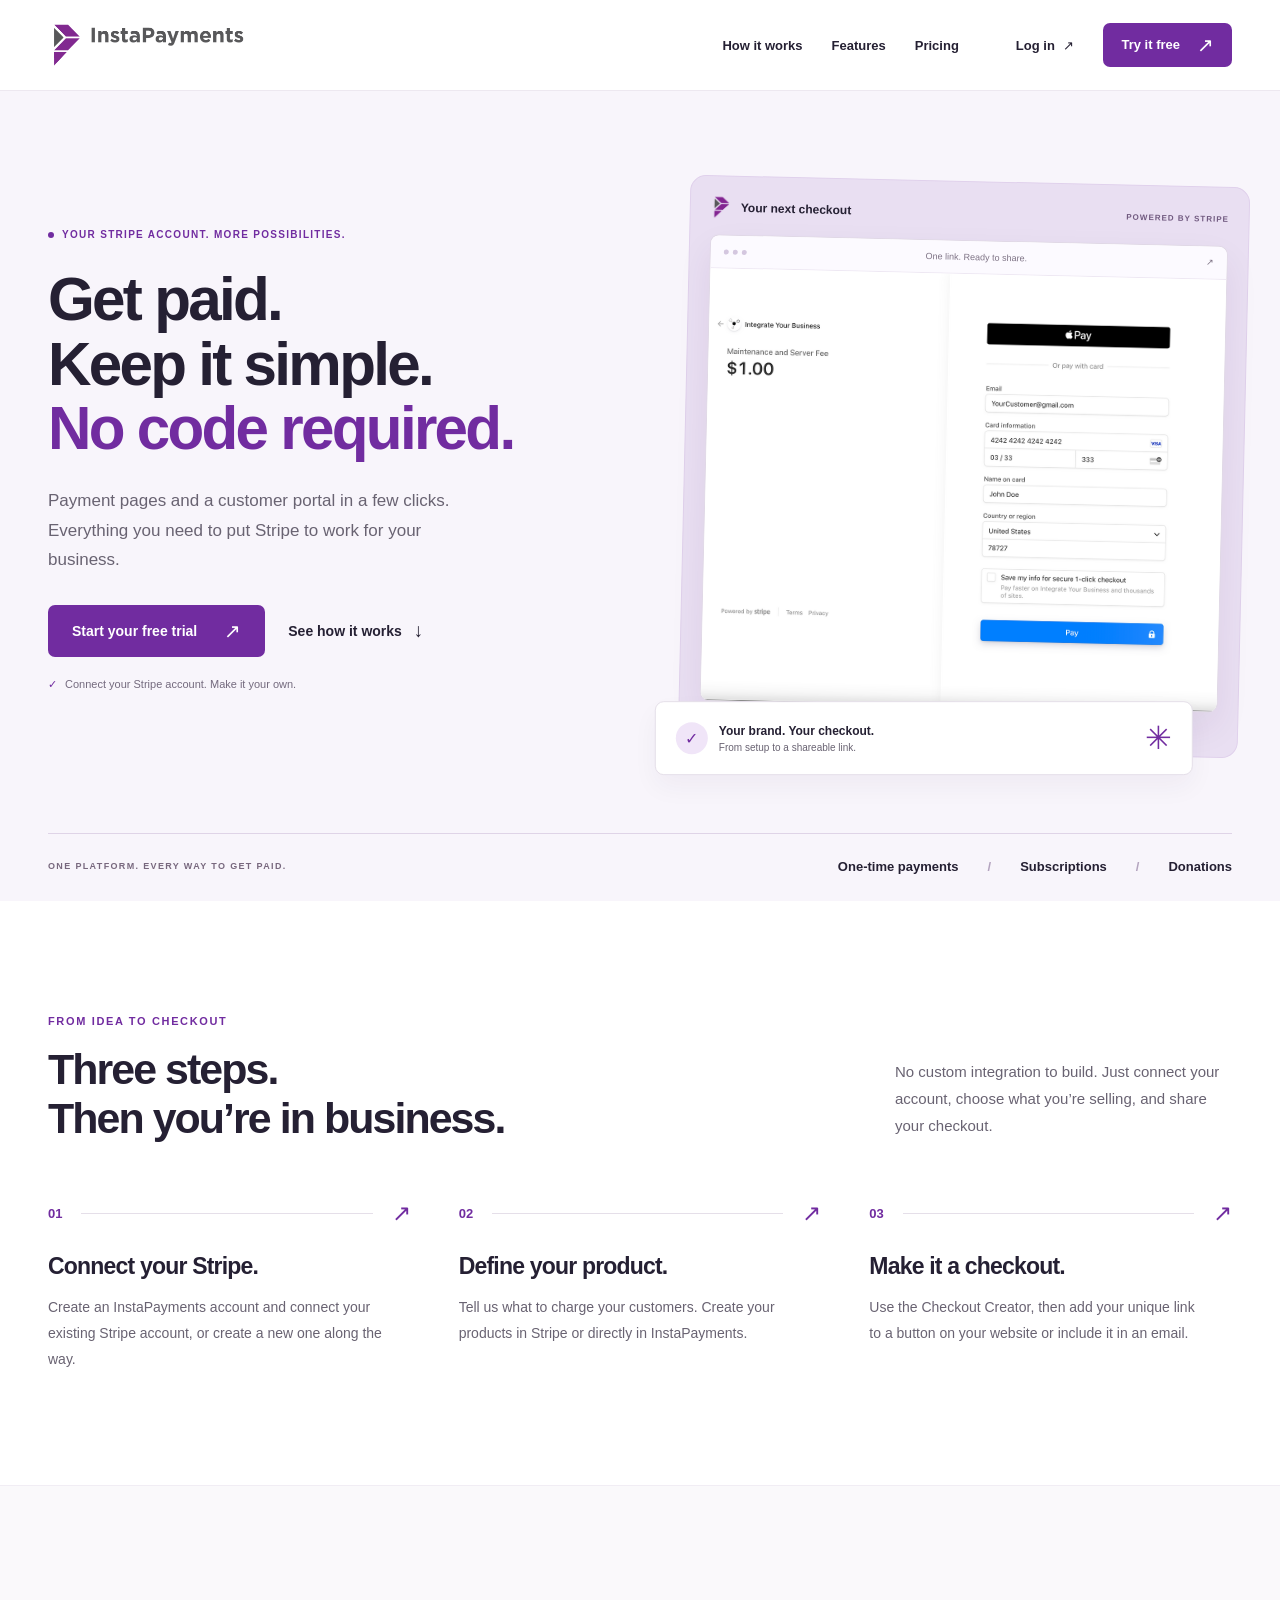
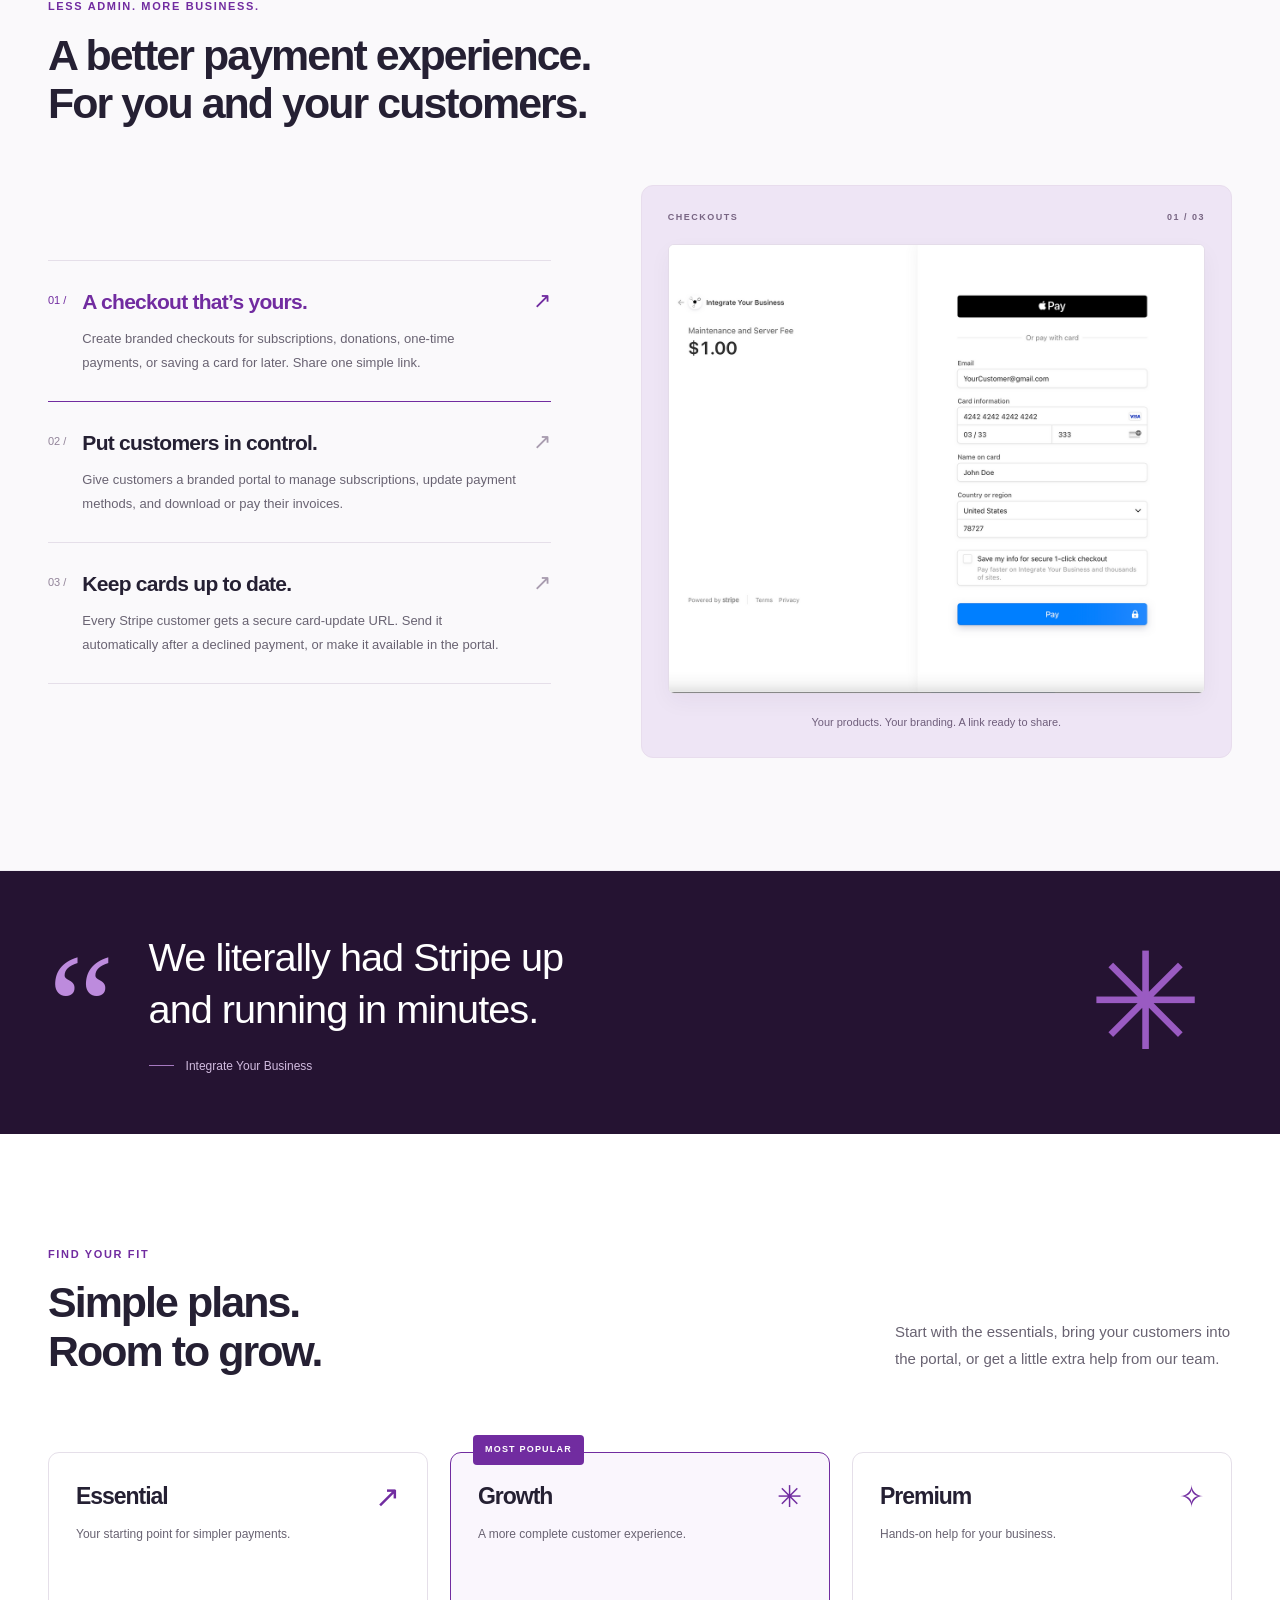
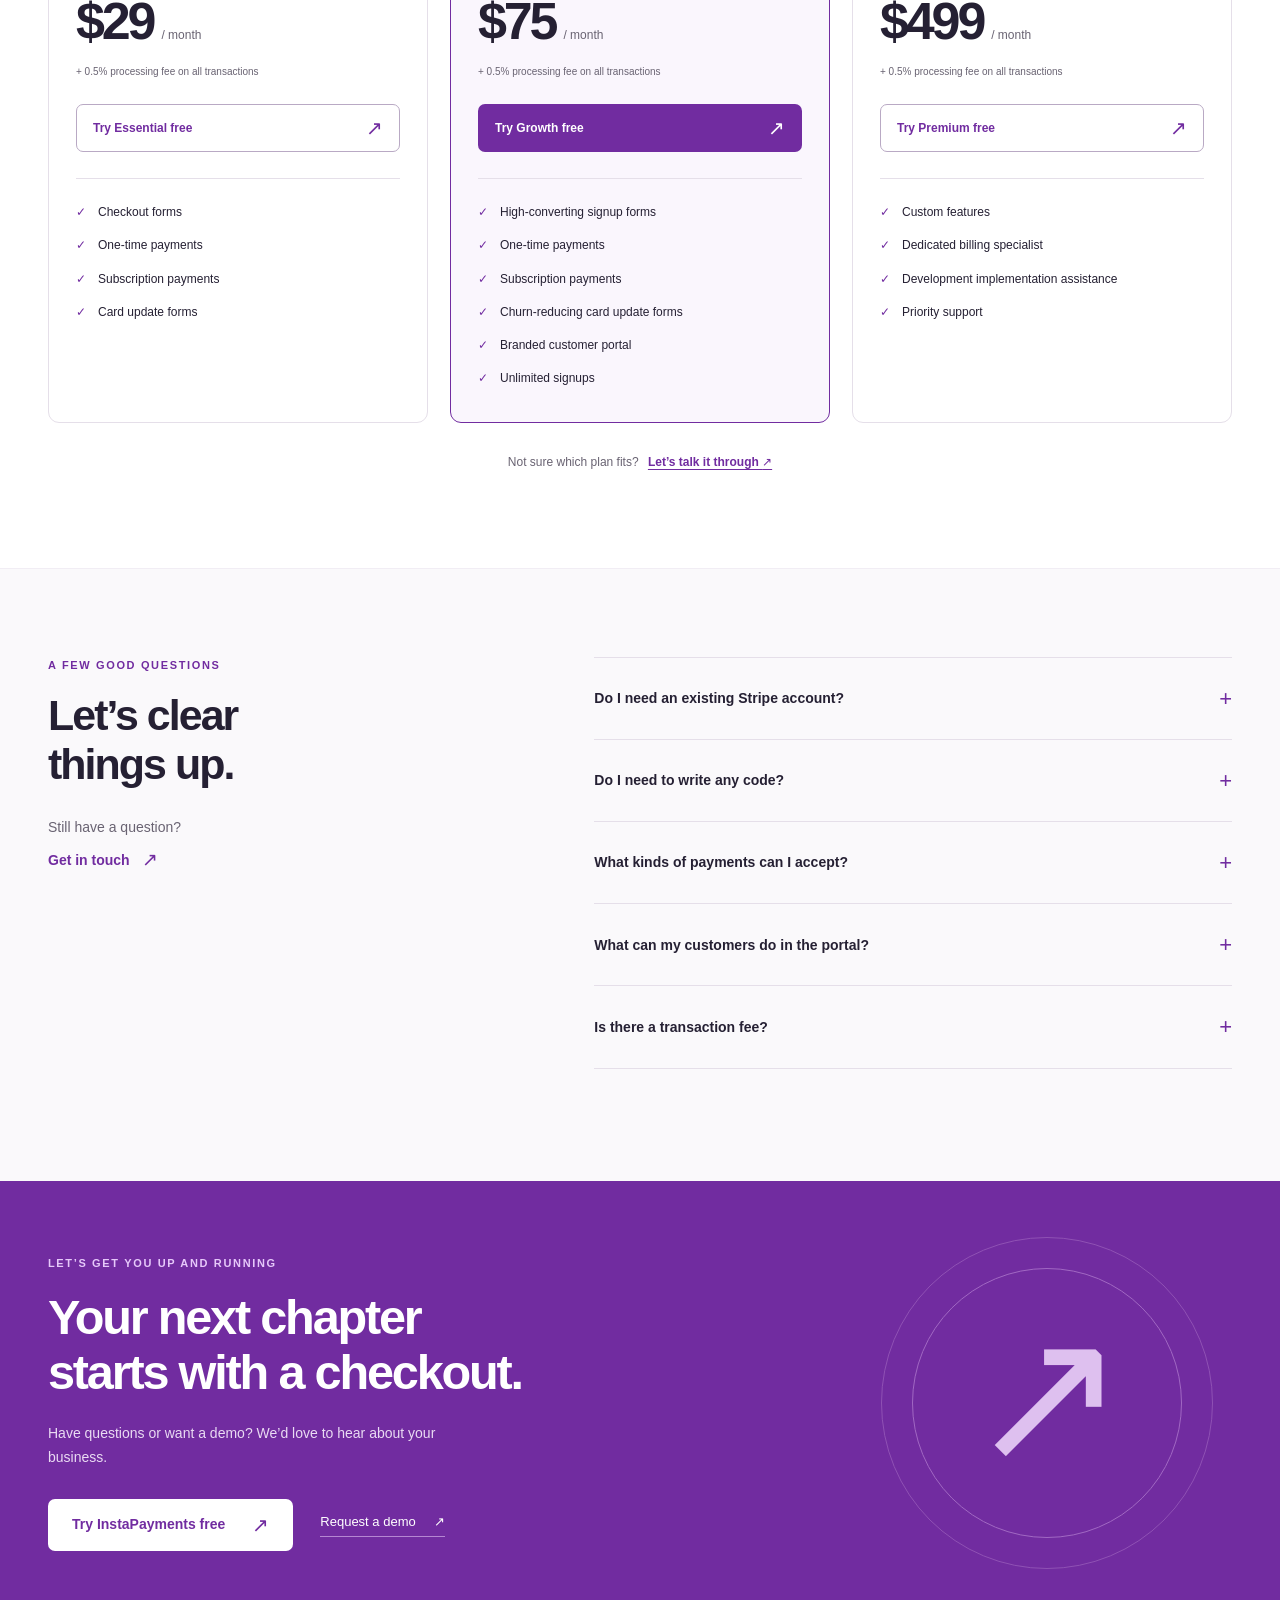
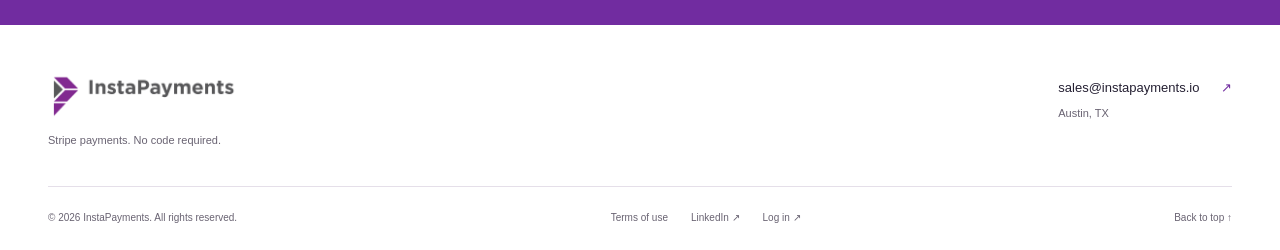
<file: site/index.html>
<!doctype html>
<html lang="en">
<head>
  <meta charset="utf-8">
  <meta name="viewport" content="width=device-width, initial-scale=1">
  <meta name="theme-color" content="#712ca0">
  <title>InstaPayments — Stripe payments. No code required.</title>
  <meta name="description" content="Create branded Stripe payment pages, give customers a billing portal, and simplify card updates. Get started with InstaPayments in three simple steps.">
  <meta property="og:type" content="website">
  <meta property="og:title" content="InstaPayments — Stripe payments. No code required.">
  <meta property="og:description" content="Payment pages and a customer portal in a few clicks. Put Stripe to work for your business with InstaPayments.">
  <link rel="icon" type="image/png" href="./assets/favicon.png">
  <link rel="stylesheet" href="./styles.css">
  <script src="./script.js" defer></script>
</head>
<body>
  <a class="skip-link" href="#main">Skip to content</a>
  <header class="site-header">
    <div class="container header-inner">
      <a class="brand" href="#" aria-label="InstaPayments home"><img src="./assets/logo.png" alt="InstaPayments" width="400" height="107"></a>
      <button class="menu-toggle" type="button" aria-expanded="false" aria-controls="main-navigation"><span>Menu</span><span class="menu-icon" aria-hidden="true"></span></button>
      <nav class="navigation" id="main-navigation" aria-label="Main navigation">
        <a href="#how-it-works">How it works</a>
        <a href="#features">Features</a>
        <a href="#pricing">Pricing</a>
        <a class="login-link" href="https://orgs.instapayments.io/login">Log in <span aria-hidden="true">↗</span></a>
        <a class="button button-small" href="https://orgs.instapayments.io/register3">Try it free <span aria-hidden="true">↗</span></a>
      </nav>
    </div>
  </header>

  <main id="main">
    <section class="hero" aria-labelledby="hero-heading">
      <div class="container hero-grid">
        <div class="hero-copy">
          <p class="eyebrow"><span class="status-dot" aria-hidden="true"></span> YOUR STRIPE ACCOUNT. MORE POSSIBILITIES.</p>
          <h1 id="hero-heading">Get paid.<br>Keep it simple.<br><span>No code required.</span></h1>
          <p class="hero-description">Payment pages and a customer portal in a few clicks. Everything you need to put Stripe to work for your business.</p>
          <div class="hero-actions"><a class="button" href="https://orgs.instapayments.io/register3">Start your free trial <span aria-hidden="true">↗</span></a><a class="text-link" href="#how-it-works">See how it works <span aria-hidden="true">↓</span></a></div>
          <p class="hero-note"><span aria-hidden="true">✓</span> Connect your Stripe account. Make it your own.</p>
        </div>
        <div class="hero-visual">
          <div class="visual-heading"><span class="mini-brand"><img src="./assets/favicon.png" width="24" height="24" alt=""> Your next checkout</span><span class="visual-tag">POWERED BY STRIPE</span></div>
          <div class="product-window">
            <div class="window-bar" aria-hidden="true"><span class="window-dots"><i></i><i></i><i></i></span><span>One link. Ready to share.</span><span>↗</span></div>
            <img class="hero-screenshot" src="./assets/checkout.png" alt="Example Stripe checkout with one-time payment details and card and Apple Pay options" width="1248" height="1044" fetchpriority="high">
          </div>
          <div class="floating-note"><span class="check-circle" aria-hidden="true">✓</span><div><strong>Your brand. Your checkout.</strong><span>From setup to a shareable link.</span></div><span class="spark" aria-hidden="true">✳</span></div>
        </div>
      </div>
      <div class="container hero-footer"><span>ONE PLATFORM. EVERY WAY TO GET PAID.</span><div><span>One-time payments</span><i aria-hidden="true">/</i><span>Subscriptions</span><i aria-hidden="true">/</i><span>Donations</span></div></div>
    </section>

    <section class="section steps-section" id="how-it-works" aria-labelledby="steps-heading">
      <div class="container">
        <div class="section-heading"><div><p class="eyebrow">FROM IDEA TO CHECKOUT</p><h2 id="steps-heading">Three steps.<br>Then you’re in business.</h2></div><p>No custom integration to build. Just connect your account, choose what you’re selling, and share your checkout.</p></div>
        <div class="steps">
          <article class="step"><div class="step-top"><span>01</span><span class="step-line" aria-hidden="true"></span><span aria-hidden="true">↗</span></div><h3>Connect your Stripe.</h3><p>Create an InstaPayments account and connect your existing Stripe account, or create a new one along the way.</p></article>
          <article class="step"><div class="step-top"><span>02</span><span class="step-line" aria-hidden="true"></span><span aria-hidden="true">↗</span></div><h3>Define your product.</h3><p>Tell us what to charge your customers. Create your products in Stripe or directly in InstaPayments.</p></article>
          <article class="step"><div class="step-top"><span>03</span><span class="step-line" aria-hidden="true"></span><span aria-hidden="true">↗</span></div><h3>Make it a checkout.</h3><p>Use the Checkout Creator, then add your unique link to a button on your website or include it in an email.</p></article>
        </div>
      </div>
    </section>

    <section class="section features-section" id="features" aria-labelledby="features-heading">
      <div class="container">
        <div class="section-heading"><div><p class="eyebrow">LESS ADMIN. MORE BUSINESS.</p><h2 id="features-heading">A better payment experience.<br>For you and your customers.</h2></div></div>
        <div class="feature-layout">
          <div class="feature-options" role="tablist" aria-label="Explore InstaPayments features" aria-orientation="vertical">
            <button class="feature-option" id="tab-checkout" type="button" role="tab" aria-selected="true" aria-controls="panel-checkout" tabindex="0"><span class="feature-number">01 /</span><span class="feature-text"><strong>A checkout that’s yours.</strong><span>Create branded checkouts for subscriptions, donations, one-time payments, or saving a card for later. Share one simple link.</span></span><span class="feature-arrow" aria-hidden="true">↗</span></button>
            <button class="feature-option" id="tab-portal" type="button" role="tab" aria-selected="false" aria-controls="panel-portal" tabindex="-1"><span class="feature-number">02 /</span><span class="feature-text"><strong>Put customers in control.</strong><span>Give customers a branded portal to manage subscriptions, update payment methods, and download or pay their invoices.</span></span><span class="feature-arrow" aria-hidden="true">↗</span></button>
            <button class="feature-option" id="tab-card" type="button" role="tab" aria-selected="false" aria-controls="panel-card" tabindex="-1"><span class="feature-number">03 /</span><span class="feature-text"><strong>Keep cards up to date.</strong><span>Every Stripe customer gets a secure card-update URL. Send it automatically after a declined payment, or make it available in the portal.</span></span><span class="feature-arrow" aria-hidden="true">↗</span></button>
          </div>
          <div class="feature-preview">
            <figure id="panel-checkout" class="feature-panel" role="tabpanel" aria-labelledby="tab-checkout" tabindex="0"><div class="preview-label"><span>CHECKOUTS</span><span aria-hidden="true">01 / 03</span></div><img src="./assets/checkout.png" alt="Existing InstaPayments checkout example, with payment details on the left and payment form on the right" width="1248" height="1044" loading="lazy"><figcaption>Your products. Your branding. A link ready to share.</figcaption></figure>
            <figure id="panel-portal" class="feature-panel" role="tabpanel" aria-labelledby="tab-portal" tabindex="0" hidden><div class="preview-label"><span>CUSTOMER PORTAL</span><span aria-hidden="true">02 / 03</span></div><img src="./assets/billing-portal.png" alt="Existing customer billing portal showing account and billing management" width="1248" height="1044" loading="lazy"><figcaption>Give customers a place to take care of their billing.</figcaption></figure>
            <figure id="panel-card" class="feature-panel" role="tabpanel" aria-labelledby="tab-card" tabindex="0" hidden><div class="preview-label"><span>CARD UPDATES</span><span aria-hidden="true">03 / 03</span></div><img src="./assets/card-update.png" alt="Existing secure card update form for a Stripe customer" width="1248" height="1044" loading="lazy"><figcaption>A simple way to keep payment details current.</figcaption></figure>
          </div>
        </div>
      </div>
    </section>

    <section class="testimonial" aria-label="Customer testimonial"><div class="container testimonial-inner"><span class="quote-mark" aria-hidden="true">“</span><figure><blockquote>We literally had Stripe up<br class="desktop-break"> and running in minutes.</blockquote><figcaption><span class="attribution-line" aria-hidden="true"></span> Integrate Your Business</figcaption></figure><span class="testimonial-star" aria-hidden="true">✳</span></div></section>

    <section class="section pricing-section" id="pricing" aria-labelledby="pricing-heading">
      <div class="container">
        <div class="section-heading"><div><p class="eyebrow">FIND YOUR FIT</p><h2 id="pricing-heading">Simple plans.<br>Room to grow.</h2></div><p>Start with the essentials, bring your customers into the portal, or get a little extra help from our team.</p></div>
        <div class="pricing-grid">
          <article class="price-card"><div class="plan-heading"><h3>Essential</h3><span class="plan-symbol" aria-hidden="true">↗</span></div><p class="plan-description">Your starting point for simpler payments.</p><p class="price"><span>$29</span><span>/ month</span></p><p class="fee">+ 0.5% processing fee on all transactions</p><a class="button button-outline" href="https://orgs.instapayments.io/register3?plan=essential">Try Essential free <span aria-hidden="true">↗</span></a><ul class="plan-features"><li>Checkout forms</li><li>One-time payments</li><li>Subscription payments</li><li>Card update forms</li></ul></article>
          <article class="price-card featured-plan"><div class="popular-label">MOST POPULAR</div><div class="plan-heading"><h3>Growth</h3><span class="plan-symbol" aria-hidden="true">✳</span></div><p class="plan-description">A more complete customer experience.</p><p class="price"><span>$75</span><span>/ month</span></p><p class="fee">+ 0.5% processing fee on all transactions</p><a class="button" href="https://orgs.instapayments.io/register3?plan=growth">Try Growth free <span aria-hidden="true">↗</span></a><ul class="plan-features"><li>High-converting signup forms</li><li>One-time payments</li><li>Subscription payments</li><li>Churn-reducing card update forms</li><li>Branded customer portal</li><li>Unlimited signups</li></ul></article>
          <article class="price-card"><div class="plan-heading"><h3>Premium</h3><span class="plan-symbol" aria-hidden="true">✧</span></div><p class="plan-description">Hands-on help for your business.</p><p class="price"><span>$499</span><span>/ month</span></p><p class="fee">+ 0.5% processing fee on all transactions</p><a class="button button-outline" href="https://orgs.instapayments.io/register3?plan=premium">Try Premium free <span aria-hidden="true">↗</span></a><ul class="plan-features"><li>Custom features</li><li>Dedicated billing specialist</li><li>Development implementation assistance</li><li>Priority support</li></ul></article>
        </div>
        <p class="pricing-help">Not sure which plan fits? <a href="mailto:sales@instapayments.io">Let’s talk it through <span aria-hidden="true">↗</span></a></p>
      </div>
    </section>

    <section class="section faq-section" aria-labelledby="faq-heading"><div class="container faq-layout"><div><p class="eyebrow">A FEW GOOD QUESTIONS</p><h2 id="faq-heading">Let’s clear <br>things up.</h2><p>Still have a question?<br><a class="text-link" href="mailto:sales@instapayments.io">Get in touch <span aria-hidden="true">↗</span></a></p></div><div class="faq-list">
      <details><summary>Do I need an existing Stripe account?<span aria-hidden="true">+</span></summary><p>You can connect a Stripe account you already use or create a new one when you set up InstaPayments.</p></details>
      <details><summary>Do I need to write any code?<span aria-hidden="true">+</span></summary><p>No. Use the Checkout Creator to set up a form. Each checkout has a unique link you can put behind a button on your website or share in an email.</p></details>
      <details><summary>What kinds of payments can I accept?<span aria-hidden="true">+</span></summary><p>Create checkouts for one-time payments, subscriptions, and donations. You can also collect a card to save for future use.</p></details>
      <details><summary>What can my customers do in the portal?<span aria-hidden="true">+</span></summary><p>Customers can update their payment methods, manage subscriptions, download or pay invoices, and update their shipping addresses. The branded customer portal is included in the Growth plan.</p></details>
      <details><summary>Is there a transaction fee?<span aria-hidden="true">+</span></summary><p>Yes. All three plans have a 0.5% processing fee on all transactions, in addition to the listed monthly plan price.</p></details>
    </div></div></section>

    <section class="contact-section" id="contact" aria-labelledby="contact-heading"><div class="container contact-inner"><div><p class="eyebrow">LET’S GET YOU UP AND RUNNING</p><h2 id="contact-heading">Your next chapter<br>starts with a checkout.</h2><p>Have questions or want a demo? We’d love to hear about your business.</p><div class="contact-actions"><a class="button button-white" href="https://orgs.instapayments.io/register3">Try InstaPayments free <span aria-hidden="true">↗</span></a><a class="contact-link" href="mailto:sales@instapayments.io?subject=InstaPayments%20demo%20request">Request a demo <span aria-hidden="true">↗</span></a></div></div><div class="contact-motif" aria-hidden="true"><span>↗</span></div></div></section>
  </main>

  <footer class="site-footer"><div class="container"><div class="footer-top"><div><a class="brand" href="#" aria-label="Back to top"><img src="./assets/logo.png" alt="InstaPayments" width="400" height="107" loading="lazy"></a><p>Stripe payments. No code required.</p></div><div class="footer-contact"><a href="mailto:sales@instapayments.io">sales@instapayments.io <span aria-hidden="true">↗</span></a><span>Austin, TX</span></div></div><div class="footer-bottom"><p>© <span id="copyright-year">2026</span> InstaPayments. All rights reserved.</p><nav aria-label="Footer navigation"><a href="https://www.instapayments.io/terms">Terms of use</a><a href="https://www.linkedin.com/company/instastripe">LinkedIn <span aria-hidden="true">↗</span></a><a href="https://orgs.instapayments.io/login">Log in <span aria-hidden="true">↗</span></a></nav><a class="back-to-top" href="#">Back to top ↑</a></div></div></footer>
</body>
</html>
</file>
<file: site/styles.css>
@charset "UTF-8";
:root{--ink:#252033;--muted:#696372;--purple:#712ca0;--purple-dark:#542077;--lavender:#f3edf8;--line:#e5dfe9;--white:#fff;--container:1200px;font-family:Inter,"Avenir Next",Avenir,-apple-system,BlinkMacSystemFont,"Segoe UI",sans-serif;color:var(--ink);background:var(--white);font-synthesis:none;scroll-behavior:smooth;scroll-padding-top:105px}
*{box-sizing:border-box}body{margin:0;-webkit-font-smoothing:antialiased}button,a{-webkit-tap-highlight-color:transparent}a{color:inherit;text-decoration:none}button{font:inherit}button,a,summary{touch-action:manipulation}button{color:inherit}a:focus-visible,button:focus-visible,summary:focus-visible,[tabindex="0"]:focus-visible{outline:3px solid #9d61cb;outline-offset:5px}img{display:block;max-width:100%;height:auto}h1,h2,h3,p,figure{margin:0}button{cursor:pointer}button:disabled{cursor:default}::selection{background:#e3c9f1;color:#321b42}[hidden]{display:none!important}.container{width:min(var(--container),calc(100% - 96px));margin-inline:auto}.section{padding:112px 0}.eyebrow{font-size:11px;font-weight:750;letter-spacing:1.65px;line-height:1.6;color:var(--purple)}h1,h2,h3{letter-spacing:-.045em}h1{font-size:clamp(48px,4.7vw,68px);line-height:1.075;font-weight:650}h2{font-size:clamp(35px,3.35vw,48px);line-height:1.13;font-weight:600}h3{font-size:24px;font-weight:600;line-height:1.3}p{line-height:1.7}a,button{transition:background-color .18s,color .18s,border-color .18s,box-shadow .18s}a:hover{color:var(--purple)}.button{display:inline-flex;align-items:center;justify-content:center;gap:27px;min-height:52px;padding:15px 23px;border:1px solid transparent;border-radius:7px;background:var(--purple);color:#fff;font-size:14px;font-weight:650;line-height:1.35;white-space:nowrap}.button:hover{color:#fff;background:var(--purple-dark);box-shadow:0 4px 15px #712ca024}.button>span{font-size:20px;line-height:1}.button-small{min-height:42px;padding:11px 17px;gap:17px;font-size:13px}.button-outline{background:transparent;border-color:#b9a9c4;color:var(--purple)}.button-outline:hover{background:var(--lavender);color:var(--purple);border-color:var(--purple)}.text-link{display:inline-flex;gap:12px;align-items:center;font-size:14px;font-weight:600}.text-link>span{font-size:19px}.skip-link{position:fixed;left:12px;top:-100px;background:var(--ink);color:#fff;padding:15px;z-index:100}.skip-link:focus{top:12px;color:#fff}.site-header{position:sticky;top:0;z-index:20;background:rgba(255,255,255,.97);border-bottom:1px solid #ede8f0;backdrop-filter:blur(14px)}.header-inner{display:flex;align-items:center;justify-content:space-between;min-height:90px;gap:30px}.brand{display:block;flex-shrink:0;width:202px}.brand img{width:100%}.navigation{display:flex;align-items:center;gap:29px}.navigation>a:not(.button){font-size:13px;font-weight:550}.navigation .login-link{margin-left:28px}.login-link>span{margin-left:5px}.menu-toggle{display:none}
.hero{background:#f8f5fb;overflow:hidden;position:relative}.hero-grid{display:grid;grid-template-columns:1.05fr 1fr;align-items:center;gap:60px;padding-top:78px;padding-bottom:81px}.hero-copy .eyebrow{font-size:10px;letter-spacing:1.3px;margin-bottom:25px;display:flex;align-items:center;gap:8px}.status-dot{height:6px;width:6px;flex:0 0 6px;background:var(--purple);border-radius:50%}.hero h1>span{color:var(--purple)}.hero-description{font-size:17px;max-width:430px;color:var(--muted);line-height:1.75;margin-top:24px}.hero-actions{display:flex;align-items:center;gap:23px;margin-top:30px}.hero-note{color:#746a7e;font-size:11px;margin-top:18px}.hero-note>span{margin-right:5px;color:var(--purple)}.hero-visual{position:relative;margin:12px -12px 0 0;padding:20px 20px 44px;background:#e9dff2;border:1px solid #e0d1ec;border-radius:16px;transform:rotate(1.3deg)}.visual-heading{display:flex;align-items:center;justify-content:space-between;gap:8px;margin:0 0 16px}.mini-brand{display:flex;align-items:center;gap:8px;font-size:12px;font-weight:600}.mini-brand>img{object-fit:contain;width:22px;height:22px}.visual-tag{font-size:8px;letter-spacing:1px;color:#70597f;font-weight:650}.product-window{overflow:hidden;border:1px solid #e0d8e6;background:#fff;border-radius:9px;box-shadow:0 15px 35px #43225b12}.window-bar{display:flex;align-items:center;justify-content:space-between;padding:11px 13px;border-bottom:1px solid #eee8f3;color:#7e7385;font-size:9px;background:#fcfaff}.window-dots{display:flex;gap:4px}.window-dots i{width:5px;height:5px;border-radius:50%;background:#d4c7df}.hero-screenshot{width:100%}.floating-note{position:absolute;left:-24px;bottom:-25px;display:flex;align-items:center;gap:11px;background:#fff;padding:17px 20px;border:1px solid var(--line);border-radius:9px;box-shadow:0 12px 26px #361a4d0b;transform:rotate(-1.3deg);width:calc(100% - 20px)}.floating-note strong{display:block;font-size:12px;font-weight:650}.floating-note div>span{display:block;margin-top:4px;font-size:10px;color:var(--muted)}.check-circle{width:32px;height:32px;border-radius:50%;display:grid;place-items:center;background:#f0e5f8;color:var(--purple)}.floating-note .spark{font-size:32px;color:var(--purple);margin-left:auto}.hero-footer{border-top:1px solid #dfd4e7;display:flex;align-items:center;justify-content:space-between;gap:20px;padding:25px 0 27px}.hero-footer>span{font-size:9px;letter-spacing:1.35px;color:#78687e;font-weight:650}.hero-footer>div{display:flex;gap:29px;font-size:13px;font-weight:550}.hero-footer i{font-style:normal;color:#b4a4bf}
.section-heading{display:flex;align-items:flex-end;justify-content:space-between;gap:70px;margin-bottom:58px}.section-heading .eyebrow{margin-bottom:15px}.section-heading>p{font-size:15px;color:var(--muted);max-width:337px;line-height:1.8;margin-bottom:3px}.steps{display:grid;grid-template-columns:repeat(3,1fr);gap:48px}.step-top{display:flex;align-items:center;gap:19px;font-size:13px;font-weight:600;color:var(--purple);margin-bottom:25px}.step-top>span:last-child{font-size:23px}.step-line{height:1px;background:var(--line);flex:1}.step h3{font-size:23px;margin-bottom:13px;letter-spacing:-.035em}.step p{color:var(--muted);font-size:14px;line-height:1.85;max-width:340px}
.features-section{background:#faf9fb;border-top:1px solid #f1edf4;border-bottom:1px solid #f1edf4}.feature-layout{display:grid;grid-template-columns:.85fr 1fr;gap:90px;align-items:center}.feature-options{display:flex;flex-direction:column}.feature-option{width:100%;display:flex;text-align:left;gap:16px;border:0;border-bottom:1px solid var(--line);background:none;padding:27px 0}.feature-option:first-child{border-top:1px solid var(--line)}.feature-option[aria-selected="true"]{border-bottom-color:var(--purple)}.feature-number{font-size:11px;color:#928499;line-height:2.3;white-space:nowrap}.feature-text{display:block;flex:1}.feature-text strong{display:block;font-size:21px;letter-spacing:-.035em;font-weight:600;line-height:1.3}.feature-text>span{display:block;font-size:13px;color:var(--muted);line-height:1.8;margin-top:12px}.feature-arrow{font-size:22px;color:#a89caf}.feature-option[aria-selected="true"] .feature-number,.feature-option[aria-selected="true"] .feature-arrow,.feature-option[aria-selected="true"] strong{color:var(--purple)}.feature-option:hover strong{color:var(--purple)}.feature-preview{padding:26px;background:#eee5f5;border:1px solid #e8dded;border-radius:12px;min-width:0}.preview-label{font-size:9px;letter-spacing:1.5px;display:flex;justify-content:space-between;color:#786583;font-weight:650;margin-bottom:22px}.feature-panel img{border-radius:6px;box-shadow:0 8px 22px #301d3a0b;border:1px solid #e4dce9;aspect-ratio:1248/1044;object-fit:contain;background:#fff}.feature-panel figcaption{text-align:center;margin-top:20px;color:#6f5e7b;font-size:11px;line-height:1.6}
.testimonial{background:#251332;color:#fff;padding:61px 0}.testimonial-inner{display:flex;gap:34px;align-items:center}.quote-mark{font-family:Georgia,serif;font-size:150px;color:#bd8bdd;line-height:1;align-self:flex-start;height:90px}.testimonial figure{flex:1}.testimonial blockquote{font-size:clamp(26px,3.1vw,43px);line-height:1.3;letter-spacing:-.025em;font-weight:450;margin:0 0 23px}.testimonial figcaption{display:flex;align-items:center;gap:12px;font-size:12px;color:#d1bbdf}.attribution-line{width:25px;height:1px;background:#a679c0}.testimonial-star{font-size:135px;font-weight:300;line-height:1;color:#9a5bc2;padding-right:30px}
.pricing-section{padding-bottom:95px}.pricing-grid{display:grid;grid-template-columns:repeat(3,1fr);gap:22px;align-items:stretch;padding-top:19px}.price-card{padding:29px 27px 34px;border:1px solid var(--line);border-radius:11px;position:relative}.plan-heading{display:flex;justify-content:space-between;align-items:center}.plan-heading h3{font-size:23px}.plan-symbol{font-size:30px;line-height:1;color:var(--purple)}.plan-description{font-size:12px;color:var(--muted);margin-top:13px;min-height:40px;line-height:1.65}.price{display:flex;align-items:baseline;gap:8px;margin-top:24px;line-height:1.25}.price>span:first-child{font-size:52px;letter-spacing:-.06em;font-weight:550}.price>span:last-child{font-size:12px;color:var(--muted)}.fee{font-size:10px;color:var(--muted);margin:10px 0 24px;line-height:1.6}.price-card>.button{width:100%;font-size:12px;justify-content:space-between;min-height:46px;padding:13px 16px}.plan-features{list-style:none;margin:26px 0 0;padding:24px 0 0;border-top:1px solid var(--line);font-size:12px}.plan-features>li{position:relative;padding-left:22px;line-height:1.6;margin-bottom:14px}.plan-features>li:last-child{margin-bottom:0}.plan-features>li::before{content:"✓";color:var(--purple);position:absolute;left:0;top:0}.featured-plan{border:1.5px solid var(--purple);background:#faf6fd}.popular-label{position:absolute;top:-18px;left:22px;padding:8px 12px;background:var(--purple);color:#fff;border-radius:4px;font-size:9px;letter-spacing:1.2px;font-weight:650;line-height:1.5}.pricing-help{text-align:center;font-size:12px;color:var(--muted);margin-top:29px}.pricing-help>a{font-weight:600;color:var(--purple);margin-left:6px;text-decoration:underline;text-underline-offset:3px}
.faq-section{padding-top:88px;background:#faf9fb;border-top:1px solid #f1edf4}.faq-layout{display:grid;grid-template-columns:.7fr 1fr;gap:100px}.faq-layout .eyebrow{margin-bottom:17px}.faq-layout h2{margin-bottom:25px}.faq-layout>div>p:not(.eyebrow){font-size:14px;color:var(--muted);line-height:2}.faq-layout .text-link{color:var(--purple)}.faq-list{border-top:1px solid var(--line)}.faq-list details{border-bottom:1px solid var(--line)}.faq-list summary{list-style:none;display:flex;align-items:center;justify-content:space-between;gap:20px;font-size:14px;font-weight:600;line-height:1.6;cursor:pointer;padding:23px 0}.faq-list summary::-webkit-details-marker{display:none}.faq-list summary>span{color:var(--purple);font-size:22px;font-weight:400;transition:transform .18s}.faq-list details[open] summary>span{transform:rotate(45deg)}.faq-list details>p{font-size:13px;color:var(--muted);line-height:1.8;padding:0 28px 24px 0}
.contact-section{background:var(--purple);color:#fff;overflow:hidden}.contact-inner{display:flex;align-items:center;justify-content:space-between;gap:55px;padding-block:74px}.contact-section .eyebrow{color:#e6c8fa;margin-bottom:18px}.contact-section h2{font-size:clamp(37px,3.8vw,54px);line-height:1.12}.contact-section p:not(.eyebrow){color:#eadbf3;font-size:14px;margin-top:23px;max-width:430px}.contact-actions{display:flex;align-items:center;gap:27px;margin-top:29px}.button-white{background:#fff;color:var(--purple)}.button-white:hover{background:#f2e6fa;color:var(--purple-dark)}.contact-link{font-size:13px;color:#fff;border-bottom:1px solid #b586d2;padding-bottom:5px;line-height:1.5}.contact-link:hover{color:#efdbff;border-color:#fff}.contact-link>span{margin-left:15px}.contact-motif{align-self:center;display:grid;place-items:center;width:270px;height:270px;border:1px solid #a168c3;outline:1px solid #8f51b4;outline-offset:30px;border-radius:50%;margin-right:50px}.contact-motif>span{font-size:190px;line-height:1;font-weight:250;color:#dec0ef;transform:translateY(-8px)}
.site-footer{padding:46px 0 24px}.footer-top{display:flex;align-items:flex-start;justify-content:space-between;padding-bottom:36px}.footer-top .brand{width:192px}.footer-top p{font-size:11px;color:var(--muted);margin-top:9px}.footer-contact{display:flex;flex-direction:column;gap:12px;font-size:13px;padding-top:9px}.footer-contact>a>span{margin-left:18px;color:var(--purple)}.footer-contact>span{font-size:11px;color:var(--muted)}.footer-bottom{display:flex;align-items:center;justify-content:space-between;gap:30px;border-top:1px solid var(--line);padding-top:22px;color:var(--muted);font-size:10px}.footer-bottom nav{display:flex;gap:23px}.back-to-top{white-space:nowrap}
@media(min-width:1450px){.hero-grid{padding-top:100px;padding-bottom:100px;gap:80px}}
@media(max-width:1100px){.container{width:calc(100% - 64px)}.navigation{gap:20px}.navigation .login-link{margin-left:6px}.brand{width:180px}.hero-grid{gap:35px;padding-top:65px;padding-bottom:70px}.hero h1{font-size:49px}.hero-copy .eyebrow{font-size:8px;letter-spacing:1px}.hero-description{font-size:15px}.hero-actions{gap:16px;flex-wrap:wrap}.hero-visual{padding:15px 15px 36px;margin-right:0}.visual-tag{font-size:6px}.mini-brand{font-size:10px}.hero-footer>div{gap:18px;font-size:12px}.feature-layout{gap:50px}.feature-text strong{font-size:19px}.section-heading{gap:45px}.steps{gap:30px}.step h3{font-size:21px}.price-card{padding:29px 21px}.fee{font-size:9px}.faq-layout{gap:65px}.contact-motif{width:200px;height:200px;margin-right:35px}.contact-motif>span{font-size:155px}}
@media(max-width:850px){:root{scroll-padding-top:85px}.header-inner{min-height:75px;gap:12px}.brand{width:165px}.navigation{gap:15px}.navigation>a:not(.button){font-size:11px}.navigation .login-link{margin-left:0}.button-small{font-size:11px;gap:8px;padding:10px 12px}.hero-grid{gap:35px;grid-template-columns:1fr 1fr}.hero h1{font-size:42px}.hero-copy .eyebrow{font-size:8px;letter-spacing:.6px}.hero-description{font-size:14px}.hero-actions{gap:14px}.hero-actions>.button{font-size:12px;padding:14px 16px;min-height:48px}.hero-actions>.text-link{font-size:12px}.hero-note{font-size:9px}.visual-tag{display:none}.floating-note{padding:13px;left:-17px;width:calc(100% + 6px);bottom:-20px}.floating-note strong{font-size:10px}.floating-note div>span{font-size:9px}.floating-note .spark{font-size:26px}.hero-footer{align-items:flex-start;gap:15px;flex-direction:column}.hero-footer>div{width:100%;justify-content:space-between}.section{padding:78px 0}.section-heading>p{max-width:280px;font-size:13px}.section-heading{gap:35px;margin-bottom:43px}h2{font-size:35px}.steps{gap:24px}.step h3{font-size:19px}.step p{font-size:12px}.feature-layout{gap:30px}.feature-option{gap:10px;padding:19px 0}.feature-number{font-size:9px}.feature-text strong{font-size:17px}.feature-text>span{font-size:12px;margin-top:8px}.feature-preview{padding:18px}.preview-label{font-size:7px;letter-spacing:1px}.feature-panel figcaption{font-size:10px}.pricing-grid{gap:13px}.price-card{padding:28px 16px}.price>span:first-child{font-size:44px}.price>span:last-child{font-size:10px}.plan-description{font-size:11px;min-height:37px}.plan-features{font-size:11px}.price-card>.button{font-size:11px;padding:12px;gap:8px}.fee{font-size:9px;min-height:30px}.faq-layout{grid-template-columns:.65fr 1fr;gap:45px}.faq-list summary{font-size:13px}.contact-motif{width:160px;height:160px;margin-right:24px}.contact-motif>span{font-size:120px}.contact-section h2{font-size:39px}.contact-section p:not(.eyebrow){font-size:13px;max-width:340px}.contact-actions{gap:20px}.contact-actions .button{font-size:12px;gap:15px}.footer-bottom{font-size:9px;gap:16px}.footer-bottom nav{gap:15px}}
@media(max-width:680px){.container{width:calc(100% - 40px)}.header-inner{min-height:74px}.brand{width:183px}.menu-toggle{display:flex;align-items:center;gap:10px;background:none;border:1px solid var(--line);border-radius:5px;padding:10px 12px;min-height:42px;font-size:12px}.menu-icon{width:15px;height:10px;border-block:1px solid currentColor;position:relative}.menu-icon:after{content:"";position:absolute;top:4px;left:0;width:100%;border-top:1px solid currentColor}.menu-toggle[aria-expanded="true"]{background:var(--lavender)}.navigation{display:none;position:absolute;top:74px;left:0;right:0;padding:17px 20px 22px;flex-direction:column;align-items:stretch;gap:0;background:#fff;border-bottom:1px solid var(--line);box-shadow:0 14px 20px #22132f0a}.navigation.is-open{display:flex}.navigation>a:not(.button){font-size:14px;padding:14px 0;border-bottom:1px solid #f1edf4}.navigation>.button{margin-top:16px;min-height:47px;font-size:13px}.hero-grid{display:flex;flex-direction:column;align-items:stretch;gap:42px;padding-top:42px;padding-bottom:54px}.hero-copy .eyebrow{font-size:8px;letter-spacing:.95px;margin-bottom:21px}.hero h1{font-size:clamp(42px,9.8vw,62px);line-height:1.09}.hero-description{font-size:15px;max-width:410px;margin-top:22px}.hero-actions{gap:20px;margin-top:25px}.hero-actions>.button{font-size:13px;gap:15px}.hero-actions>.text-link{font-size:12px}.hero-note{font-size:10px;margin-top:15px}.hero-visual{margin:0 6px 0 8px;padding:16px 16px 35px;max-width:480px;align-self:center;width:calc(100% - 14px)}.visual-tag{display:block;font-size:6px}.mini-brand{font-size:11px}.floating-note{left:-10px;bottom:-18px;width:calc(100% - 1px);padding:14px 17px}.floating-note strong{font-size:11px}.floating-note div>span{font-size:10px}.floating-note .spark{font-size:30px}.hero-footer{padding:23px 0;gap:16px}.hero-footer>span{font-size:8px}.hero-footer>div{gap:10px;font-size:10px}.section{padding:66px 0}.section-heading{display:block;margin-bottom:34px}.section-heading>p{max-width:420px;font-size:14px;margin-top:20px}h2{font-size:34px}.eyebrow{font-size:9px;letter-spacing:1.5px}.section-heading .eyebrow{margin-bottom:13px}.steps{grid-template-columns:1fr;gap:30px}.step-top{margin-bottom:15px;gap:18px}.step h3{font-size:22px;margin-bottom:9px}.step p{font-size:14px;max-width:100%}.feature-layout{grid-template-columns:1fr;gap:29px}.feature-option{padding:21px 0;gap:15px}.feature-number{font-size:10px}.feature-text strong{font-size:20px}.feature-text>span{font-size:13px;line-height:1.75}.feature-preview{padding:21px}.preview-label{font-size:9px;margin-bottom:19px}.feature-panel figcaption{font-size:11px}.testimonial{padding:45px 0}.testimonial-inner{align-items:flex-start;gap:15px}.quote-mark{font-size:91px;height:60px}.testimonial blockquote{font-size:27px;line-height:1.35;margin-bottom:20px}.testimonial figcaption{font-size:10px}.testimonial-star{display:none}.desktop-break{display:none}.pricing-grid{grid-template-columns:1fr;gap:32px;padding-top:0}.price-card{padding:28px}.plan-heading h3{font-size:25px}.plan-description{font-size:13px;min-height:0}.price{margin-top:23px}.price>span:first-child{font-size:53px}.price>span:last-child{font-size:13px}.fee{font-size:11px;min-height:0;margin-bottom:23px}.price-card>.button{font-size:13px;min-height:48px;padding:14px 19px}.plan-features{font-size:13px;margin-top:24px;padding-top:22px}.plan-features>li{margin-bottom:12px}.popular-label{left:27px}.pricing-help{font-size:12px;line-height:2;max-width:290px;margin:24px auto 0}.pricing-help>a{display:inline-block}.faq-layout{grid-template-columns:1fr;gap:29px}.faq-layout h2{margin-bottom:18px}.faq-layout h2>br{display:none}.faq-layout>div>p:not(.eyebrow){font-size:13px}.faq-list summary{font-size:13px;padding:20px 0}.faq-list details>p{font-size:13px}.contact-inner{padding-block:56px;display:block}.contact-section h2{font-size:37px}.contact-section .eyebrow{font-size:8px}.contact-section p:not(.eyebrow){font-size:14px;max-width:400px;margin-top:20px}.contact-actions{gap:20px;flex-wrap:wrap}.contact-actions .button{min-height:49px;font-size:13px}.contact-link{font-size:12px}.contact-motif{display:none}.site-footer{padding-top:35px}.footer-top{flex-direction:column;gap:25px;padding-bottom:28px}.footer-top .brand{width:189px}.footer-contact{gap:8px;padding-top:0;font-size:13px}.footer-bottom{flex-wrap:wrap;gap:18px;font-size:10px;line-height:1.7}.footer-bottom>p{flex-basis:100%}.footer-bottom nav{gap:18px}.back-to-top{margin-left:auto}}
@media(prefers-reduced-motion:reduce){:root{scroll-behavior:auto}*,*::before,*::after{transition:none!important;animation:none!important}}
</file>
